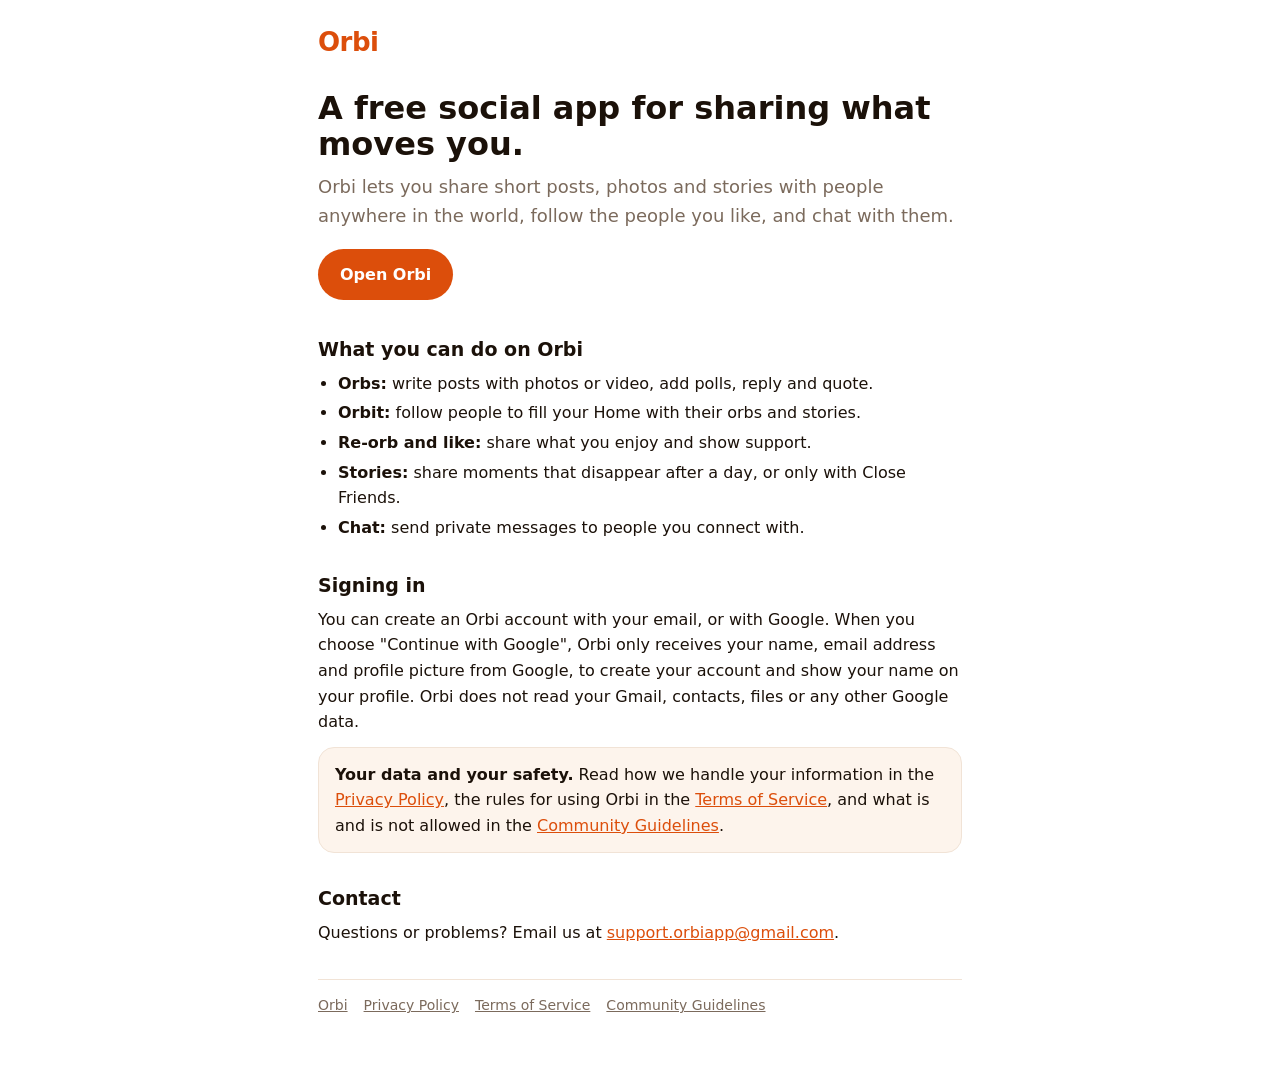
<file: about.html>
<!doctype html>
<html lang="en"><head><meta charset="utf-8"><meta name="viewport" content="width=device-width,initial-scale=1">
<title>Orbi - a free social app for orbs and stories</title>
<link rel="canonical" href="https://orbi-io.vercel.app/about.html">
<meta name="description" content="Orbi is a free social app where you share orbs (posts), photos and stories, orbit (follow) people you like, and chat with them.">
<style>
:root{--bg:#fff;--fg:#1b1109;--muted:#7b6a5c;--line:#f1e3d6;--accent:#dc4e0b;--soft:#fdf4ec}
@media(prefers-color-scheme:dark){:root{--bg:#0b0705;--fg:#f8efe6;--muted:#b39c89;--line:#2c1f15;--accent:#ff8a4c;--soft:#1f1610}}
*{box-sizing:border-box}body{margin:0;background:var(--bg);color:var(--fg);font:16px/1.6 system-ui,-apple-system,"Segoe UI",Roboto,sans-serif}
main{max-width:680px;margin:0 auto;padding:22px 18px 56px}
.brand{font-weight:800;font-size:26px;color:var(--accent);letter-spacing:-.5px}
h1{font-size:32px;line-height:1.15;margin:26px 0 10px}h2{font-size:19px;margin:30px 0 6px}
p{margin:0 0 12px}.lead{font-size:18px;color:var(--muted)}
.btn{display:inline-block;background:var(--accent);color:#fff;text-decoration:none;font-weight:700;padding:13px 22px;border-radius:999px;margin:6px 0 4px}
ul{padding-left:20px;margin:0 0 12px}li{margin:4px 0}
.card{background:var(--soft);border:1px solid var(--line);border-radius:16px;padding:14px 16px;margin:12px 0}
footer{margin-top:34px;padding-top:14px;border-top:1px solid var(--line);color:var(--muted);font-size:14px;display:flex;flex-wrap:wrap;gap:6px 16px}
a{color:var(--accent)}footer a{color:var(--muted)}
</style></head><body><main>
<div class="brand">Orbi</div>
<h1>A free social app for sharing what moves you.</h1>
<p class="lead">Orbi lets you share short posts, photos and stories with people anywhere in the world, follow the people you like, and chat with them.</p>
<a class="btn" href="./">Open Orbi</a>

<h2>What you can do on Orbi</h2>
<ul>
<li><b>Orbs:</b> write posts with photos or video, add polls, reply and quote.</li>
<li><b>Orbit:</b> follow people to fill your Home with their orbs and stories.</li>
<li><b>Re-orb and like:</b> share what you enjoy and show support.</li>
<li><b>Stories:</b> share moments that disappear after a day, or only with Close Friends.</li>
<li><b>Chat:</b> send private messages to people you connect with.</li>
</ul>

<h2>Signing in</h2>
<p>You can create an Orbi account with your email, or with Google. When you choose "Continue with Google", Orbi only receives your name, email address and profile picture from Google, to create your account and show your name on your profile. Orbi does not read your Gmail, contacts, files or any other Google data.</p>

<div class="card"><b>Your data and your safety.</b> Read how we handle your information in the <a href="privacy.html">Privacy Policy</a>, the rules for using Orbi in the <a href="terms.html">Terms of Service</a>, and what is and is not allowed in the <a href="guidelines.html">Community Guidelines</a>.</div>

<h2>Contact</h2>
<p id="contact">Questions or problems? Email us.</p>

<footer><a href="./">Orbi</a><a href="privacy.html">Privacy Policy</a><a href="terms.html">Terms of Service</a><a href="guidelines.html">Community Guidelines</a></footer>
</main>
<script src="config.js"></script>
<script>var c=(window.ORBI_CONFIG||{}).supportEmail;if(c){var a=document.createElement("a");a.href="mailto:"+c;a.textContent=c;var p=document.getElementById("contact");p.textContent="Questions or problems? Email us at ";p.appendChild(a);p.appendChild(document.createTextNode("."));}</script>
</body></html>
</file>
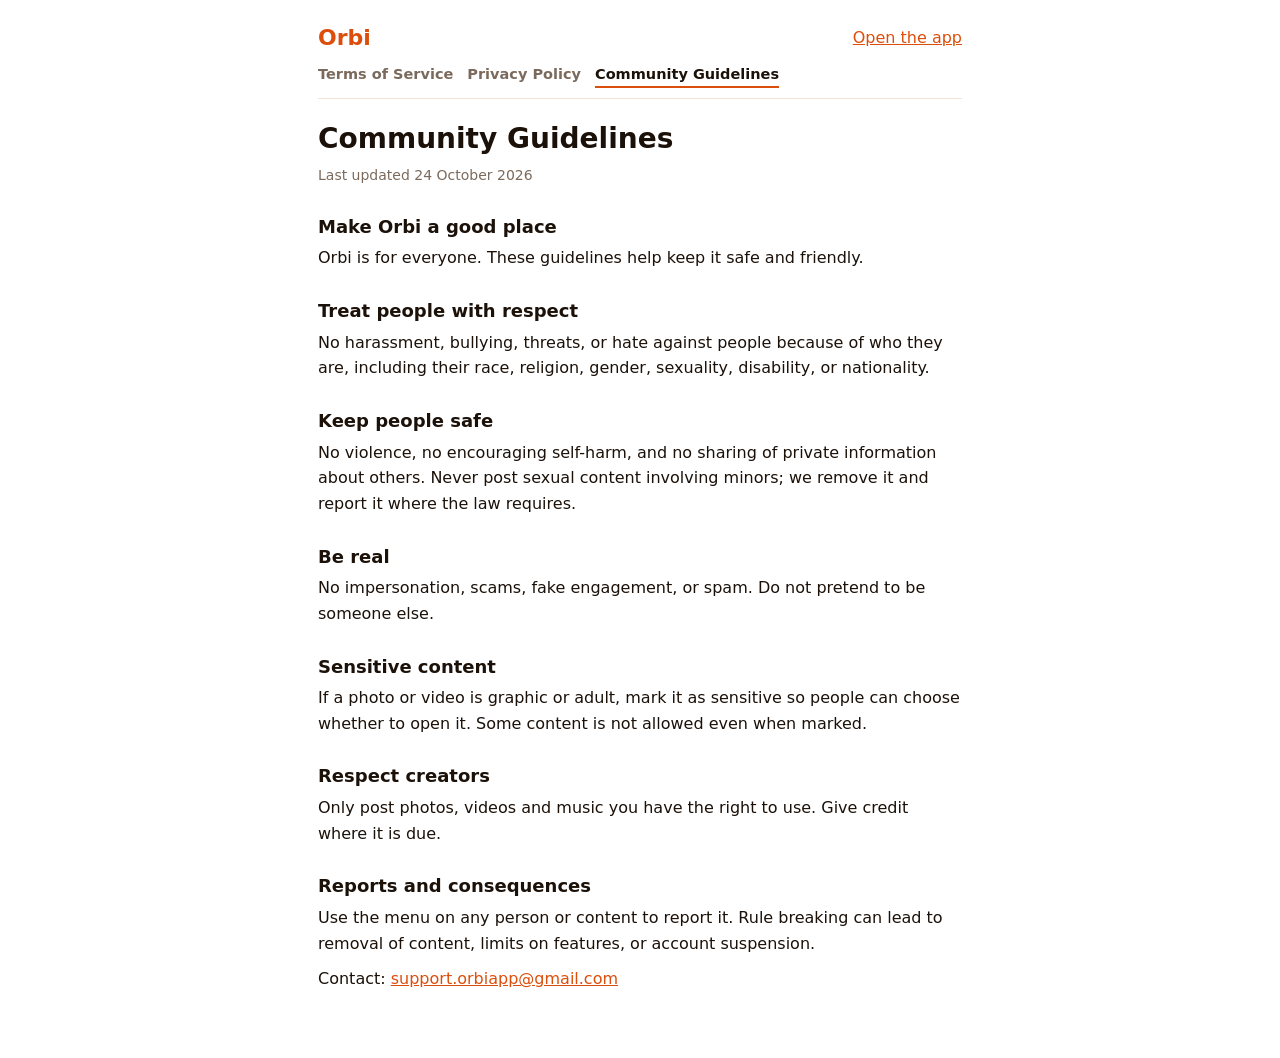
<file: guidelines.html>
<!doctype html>
<html lang="en"><head><meta charset="utf-8"><meta name="viewport" content="width=device-width,initial-scale=1">
<title>Community Guidelines - Orbi</title>
<meta name="description" content="Community Guidelines for Orbi, a free social app for orbs, reels and stories.">
<link rel="canonical" href="https://orbi-io.vercel.app/guidelines.html">
<style>
:root{--bg:#fff;--fg:#1b1109;--muted:#7b6a5c;--line:#f1e3d6;--accent:#dc4e0b}
@media(prefers-color-scheme:dark){:root{--bg:#0b0705;--fg:#f8efe6;--muted:#b39c89;--line:#2c1f15;--accent:#ff8a4c}}
*{box-sizing:border-box}body{margin:0;background:var(--bg);color:var(--fg);font:16px/1.6 system-ui,-apple-system,"Segoe UI",Roboto,sans-serif}
main{max-width:680px;margin:0 auto;padding:20px 18px 56px}
header{display:flex;align-items:center;justify-content:space-between;margin-bottom:8px}
header a.brand{font-weight:800;font-size:22px;color:var(--accent);text-decoration:none}
nav{display:flex;gap:14px;flex-wrap:wrap;border-bottom:1px solid var(--line);padding-bottom:10px;margin-bottom:6px}
nav a{color:var(--muted);text-decoration:none;font-weight:600;font-size:14.5px}nav a[aria-current]{color:var(--fg);border-bottom:2px solid var(--accent)}
h1{font-size:28px;margin:18px 0 2px}h2{font-size:18px;margin:26px 0 4px}p{margin:0 0 10px}.date{color:var(--muted);font-size:14px}
a{color:var(--accent)}
</style></head><body><main>
<header><a class="brand" href="./">Orbi</a><a href="./">Open the app</a></header>
<nav><a href="terms.html">Terms of Service</a><a href="privacy.html">Privacy Policy</a><a href="guidelines.html" aria-current="page">Community Guidelines</a></nav>
<h1>Community Guidelines</h1><p class="date">Last updated 24 October 2026</p>
<h2>Make Orbi a good place</h2>
<p>Orbi is for everyone. These guidelines help keep it safe and friendly.</p>
<h2>Treat people with respect</h2>
<p>No harassment, bullying, threats, or hate against people because of who they are, including their race, religion, gender, sexuality, disability, or nationality.</p>
<h2>Keep people safe</h2>
<p>No violence, no encouraging self-harm, and no sharing of private information about others. Never post sexual content involving minors; we remove it and report it where the law requires.</p>
<h2>Be real</h2>
<p>No impersonation, scams, fake engagement, or spam. Do not pretend to be someone else.</p>
<h2>Sensitive content</h2>
<p>If a photo or video is graphic or adult, mark it as sensitive so people can choose whether to open it. Some content is not allowed even when marked.</p>
<h2>Respect creators</h2>
<p>Only post photos, videos and music you have the right to use. Give credit where it is due.</p>
<h2>Reports and consequences</h2>
<p>Use the menu on any person or content to report it. Rule breaking can lead to removal of content, limits on features, or account suspension.</p>
<p id="contact"></p>
</main>
<script src="config.js"></script>
<script>var c=(window.ORBI_CONFIG||{}).supportEmail;if(c){var a=document.createElement("a");a.href="mailto:"+c;a.textContent=c;var p=document.getElementById("contact");p.appendChild(document.createTextNode("Contact: "));p.appendChild(a);}</script>
</body></html>
</file>
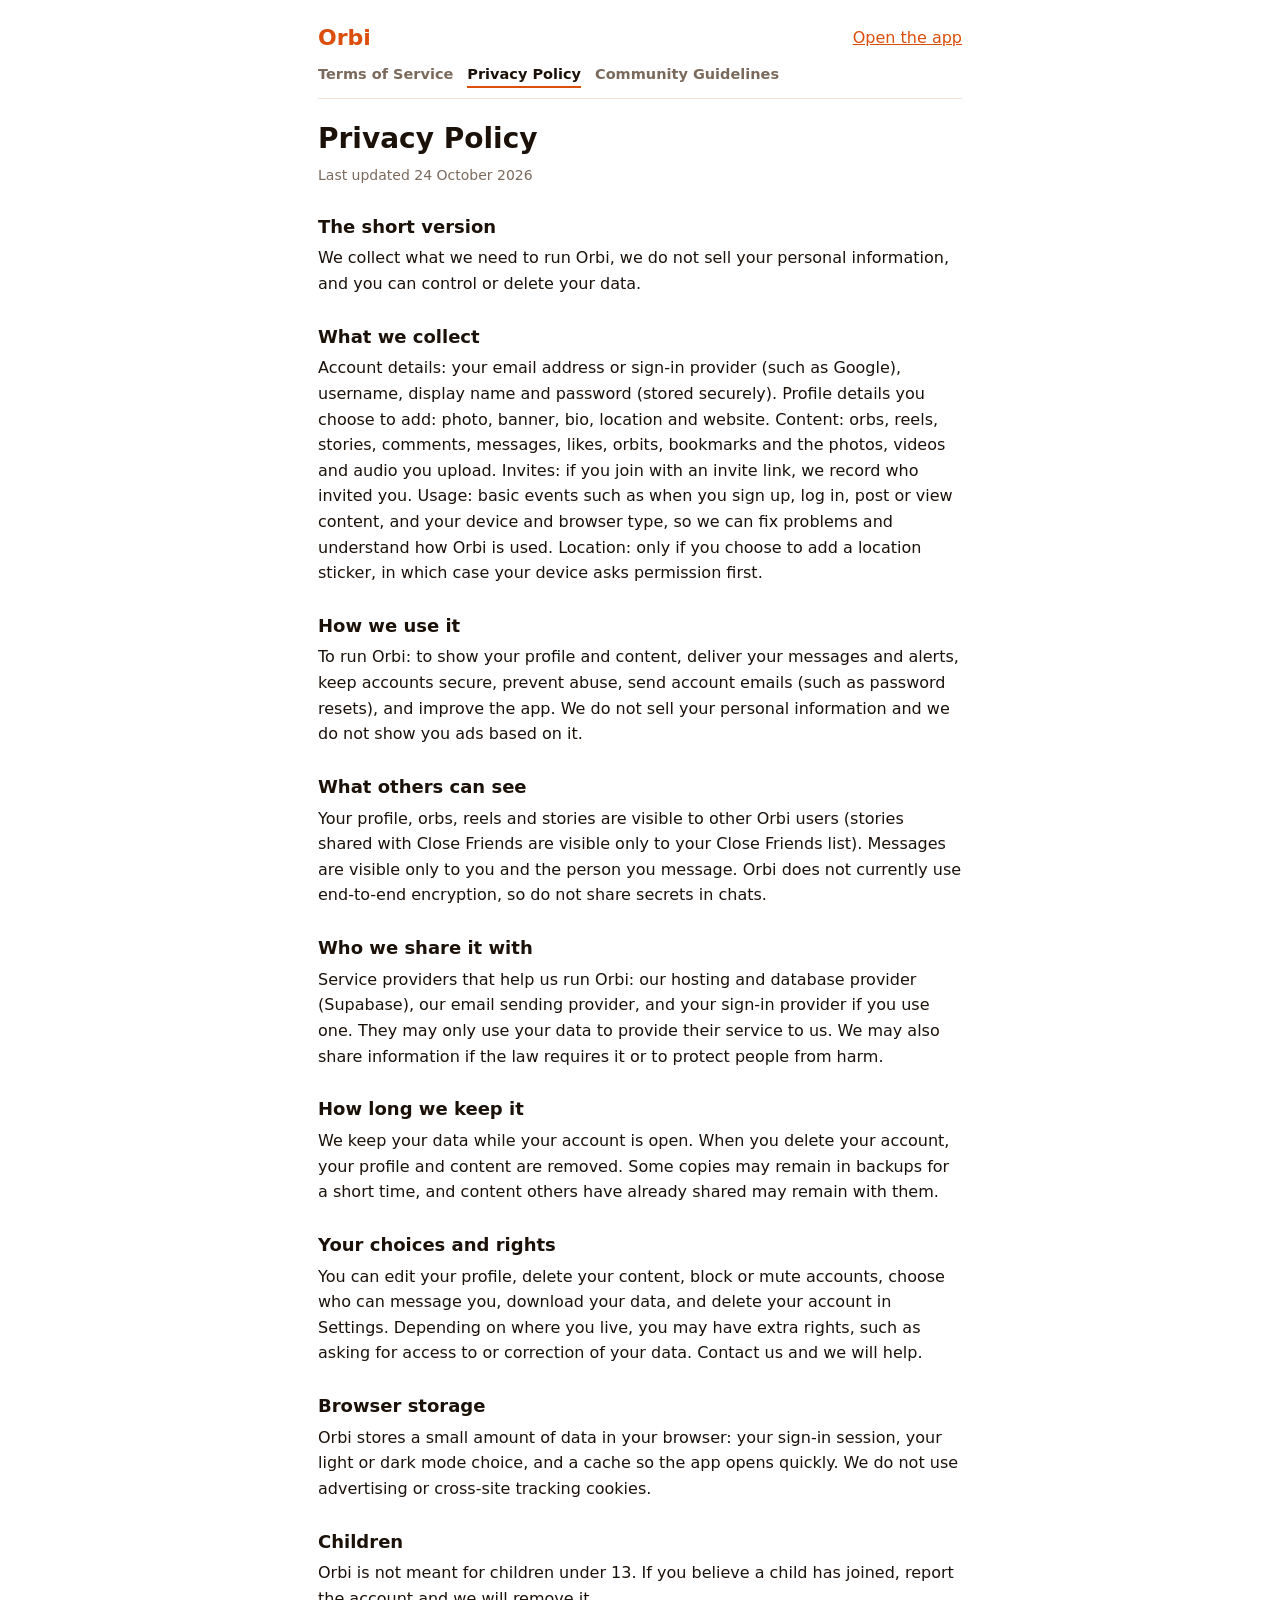
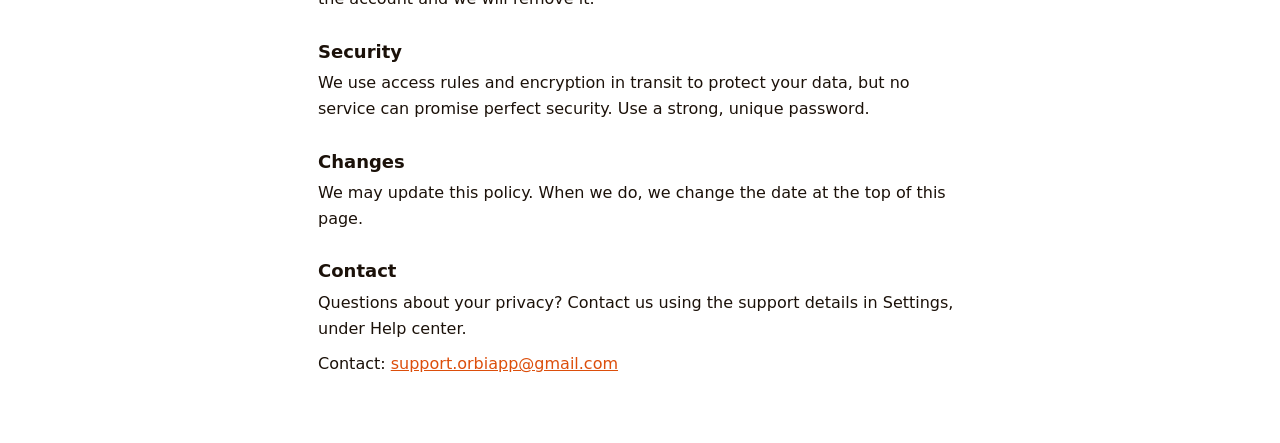
<file: privacy.html>
<!doctype html>
<html lang="en"><head><meta charset="utf-8"><meta name="viewport" content="width=device-width,initial-scale=1">
<title>Privacy Policy - Orbi</title>
<meta name="description" content="Privacy Policy for Orbi, a free social app for orbs, reels and stories.">
<link rel="canonical" href="https://orbi-io.vercel.app/privacy.html">
<style>
:root{--bg:#fff;--fg:#1b1109;--muted:#7b6a5c;--line:#f1e3d6;--accent:#dc4e0b}
@media(prefers-color-scheme:dark){:root{--bg:#0b0705;--fg:#f8efe6;--muted:#b39c89;--line:#2c1f15;--accent:#ff8a4c}}
*{box-sizing:border-box}body{margin:0;background:var(--bg);color:var(--fg);font:16px/1.6 system-ui,-apple-system,"Segoe UI",Roboto,sans-serif}
main{max-width:680px;margin:0 auto;padding:20px 18px 56px}
header{display:flex;align-items:center;justify-content:space-between;margin-bottom:8px}
header a.brand{font-weight:800;font-size:22px;color:var(--accent);text-decoration:none}
nav{display:flex;gap:14px;flex-wrap:wrap;border-bottom:1px solid var(--line);padding-bottom:10px;margin-bottom:6px}
nav a{color:var(--muted);text-decoration:none;font-weight:600;font-size:14.5px}nav a[aria-current]{color:var(--fg);border-bottom:2px solid var(--accent)}
h1{font-size:28px;margin:18px 0 2px}h2{font-size:18px;margin:26px 0 4px}p{margin:0 0 10px}.date{color:var(--muted);font-size:14px}
a{color:var(--accent)}
</style></head><body><main>
<header><a class="brand" href="./">Orbi</a><a href="./">Open the app</a></header>
<nav><a href="terms.html">Terms of Service</a><a href="privacy.html" aria-current="page">Privacy Policy</a><a href="guidelines.html">Community Guidelines</a></nav>
<h1>Privacy Policy</h1><p class="date">Last updated 24 October 2026</p>
<h2>The short version</h2>
<p>We collect what we need to run Orbi, we do not sell your personal information, and you can control or delete your data.</p>
<h2>What we collect</h2>
<p>Account details: your email address or sign-in provider (such as Google), username, display name and password (stored securely). Profile details you choose to add: photo, banner, bio, location and website. Content: orbs, reels, stories, comments, messages, likes, orbits, bookmarks and the photos, videos and audio you upload. Invites: if you join with an invite link, we record who invited you. Usage: basic events such as when you sign up, log in, post or view content, and your device and browser type, so we can fix problems and understand how Orbi is used. Location: only if you choose to add a location sticker, in which case your device asks permission first.</p>
<h2>How we use it</h2>
<p>To run Orbi: to show your profile and content, deliver your messages and alerts, keep accounts secure, prevent abuse, send account emails (such as password resets), and improve the app. We do not sell your personal information and we do not show you ads based on it.</p>
<h2>What others can see</h2>
<p>Your profile, orbs, reels and stories are visible to other Orbi users (stories shared with Close Friends are visible only to your Close Friends list). Messages are visible only to you and the person you message. Orbi does not currently use end-to-end encryption, so do not share secrets in chats.</p>
<h2>Who we share it with</h2>
<p>Service providers that help us run Orbi: our hosting and database provider (Supabase), our email sending provider, and your sign-in provider if you use one. They may only use your data to provide their service to us. We may also share information if the law requires it or to protect people from harm.</p>
<h2>How long we keep it</h2>
<p>We keep your data while your account is open. When you delete your account, your profile and content are removed. Some copies may remain in backups for a short time, and content others have already shared may remain with them.</p>
<h2>Your choices and rights</h2>
<p>You can edit your profile, delete your content, block or mute accounts, choose who can message you, download your data, and delete your account in Settings. Depending on where you live, you may have extra rights, such as asking for access to or correction of your data. Contact us and we will help.</p>
<h2>Browser storage</h2>
<p>Orbi stores a small amount of data in your browser: your sign-in session, your light or dark mode choice, and a cache so the app opens quickly. We do not use advertising or cross-site tracking cookies.</p>
<h2>Children</h2>
<p>Orbi is not meant for children under 13. If you believe a child has joined, report the account and we will remove it.</p>
<h2>Security</h2>
<p>We use access rules and encryption in transit to protect your data, but no service can promise perfect security. Use a strong, unique password.</p>
<h2>Changes</h2>
<p>We may update this policy. When we do, we change the date at the top of this page.</p>
<h2>Contact</h2>
<p>Questions about your privacy? Contact us using the support details in Settings, under Help center.</p>
<p id="contact"></p>
</main>
<script src="config.js"></script>
<script>var c=(window.ORBI_CONFIG||{}).supportEmail;if(c){var a=document.createElement("a");a.href="mailto:"+c;a.textContent=c;var p=document.getElementById("contact");p.appendChild(document.createTextNode("Contact: "));p.appendChild(a);}</script>
</body></html>
</file>
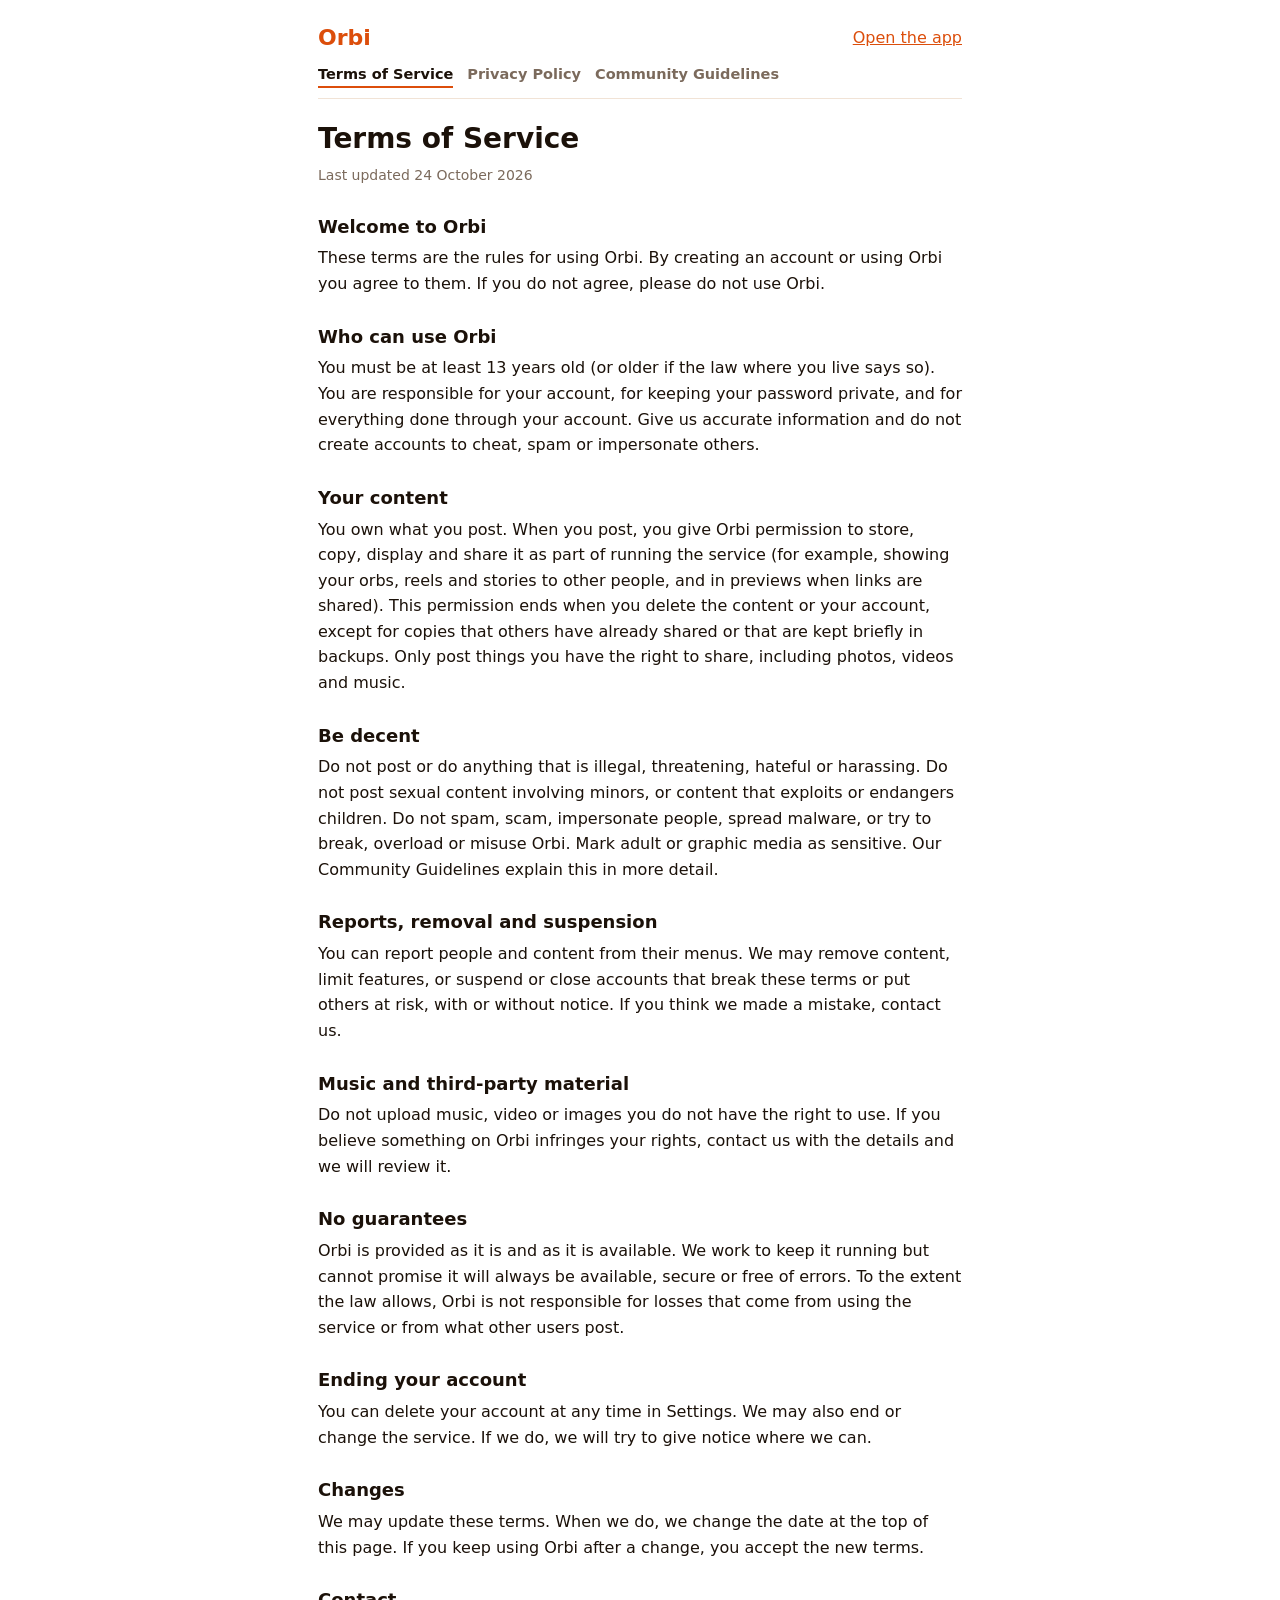
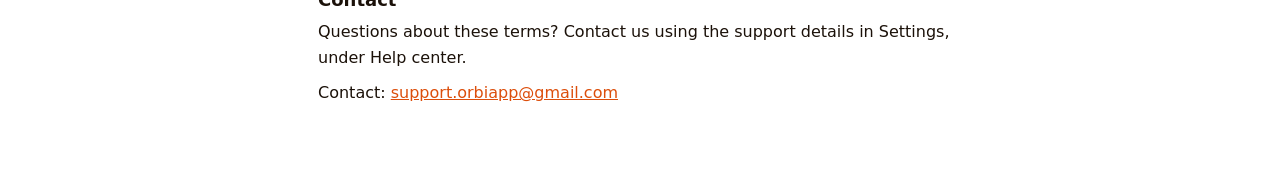
<file: terms.html>
<!doctype html>
<html lang="en"><head><meta charset="utf-8"><meta name="viewport" content="width=device-width,initial-scale=1">
<title>Terms of Service - Orbi</title>
<meta name="description" content="Terms of Service for Orbi, a free social app for orbs, reels and stories.">
<style>
:root{--bg:#fff;--fg:#1b1109;--muted:#7b6a5c;--line:#f1e3d6;--accent:#dc4e0b}
@media(prefers-color-scheme:dark){:root{--bg:#0b0705;--fg:#f8efe6;--muted:#b39c89;--line:#2c1f15;--accent:#ff8a4c}}
*{box-sizing:border-box}body{margin:0;background:var(--bg);color:var(--fg);font:16px/1.6 system-ui,-apple-system,"Segoe UI",Roboto,sans-serif}
main{max-width:680px;margin:0 auto;padding:20px 18px 56px}
header{display:flex;align-items:center;justify-content:space-between;margin-bottom:8px}
header a.brand{font-weight:800;font-size:22px;color:var(--accent);text-decoration:none}
nav{display:flex;gap:14px;flex-wrap:wrap;border-bottom:1px solid var(--line);padding-bottom:10px;margin-bottom:6px}
nav a{color:var(--muted);text-decoration:none;font-weight:600;font-size:14.5px}nav a[aria-current]{color:var(--fg);border-bottom:2px solid var(--accent)}
h1{font-size:28px;margin:18px 0 2px}h2{font-size:18px;margin:26px 0 4px}p{margin:0 0 10px}.date{color:var(--muted);font-size:14px}
a{color:var(--accent)}
</style></head><body><main>
<header><a class="brand" href="./">Orbi</a><a href="./">Open the app</a></header>
<nav><a href="terms.html" aria-current="page">Terms of Service</a><a href="privacy.html">Privacy Policy</a><a href="guidelines.html">Community Guidelines</a></nav>
<h1>Terms of Service</h1><p class="date">Last updated 24 October 2026</p>
<h2>Welcome to Orbi</h2>
<p>These terms are the rules for using Orbi. By creating an account or using Orbi you agree to them. If you do not agree, please do not use Orbi.</p>
<h2>Who can use Orbi</h2>
<p>You must be at least 13 years old (or older if the law where you live says so). You are responsible for your account, for keeping your password private, and for everything done through your account. Give us accurate information and do not create accounts to cheat, spam or impersonate others.</p>
<h2>Your content</h2>
<p>You own what you post. When you post, you give Orbi permission to store, copy, display and share it as part of running the service (for example, showing your orbs, reels and stories to other people, and in previews when links are shared). This permission ends when you delete the content or your account, except for copies that others have already shared or that are kept briefly in backups. Only post things you have the right to share, including photos, videos and music.</p>
<h2>Be decent</h2>
<p>Do not post or do anything that is illegal, threatening, hateful or harassing. Do not post sexual content involving minors, or content that exploits or endangers children. Do not spam, scam, impersonate people, spread malware, or try to break, overload or misuse Orbi. Mark adult or graphic media as sensitive. Our Community Guidelines explain this in more detail.</p>
<h2>Reports, removal and suspension</h2>
<p>You can report people and content from their menus. We may remove content, limit features, or suspend or close accounts that break these terms or put others at risk, with or without notice. If you think we made a mistake, contact us.</p>
<h2>Music and third-party material</h2>
<p>Do not upload music, video or images you do not have the right to use. If you believe something on Orbi infringes your rights, contact us with the details and we will review it.</p>
<h2>No guarantees</h2>
<p>Orbi is provided as it is and as it is available. We work to keep it running but cannot promise it will always be available, secure or free of errors. To the extent the law allows, Orbi is not responsible for losses that come from using the service or from what other users post.</p>
<h2>Ending your account</h2>
<p>You can delete your account at any time in Settings. We may also end or change the service. If we do, we will try to give notice where we can.</p>
<h2>Changes</h2>
<p>We may update these terms. When we do, we change the date at the top of this page. If you keep using Orbi after a change, you accept the new terms.</p>
<h2>Contact</h2>
<p>Questions about these terms? Contact us using the support details in Settings, under Help center.</p>
<p id="contact"></p>
</main>
<script src="config.js"></script>
<script>var c=(window.ORBI_CONFIG||{}).supportEmail;if(c){var a=document.createElement("a");a.href="mailto:"+c;a.textContent=c;var p=document.getElementById("contact");p.appendChild(document.createTextNode("Contact: "));p.appendChild(a);}</script>
</body></html>
</file>
